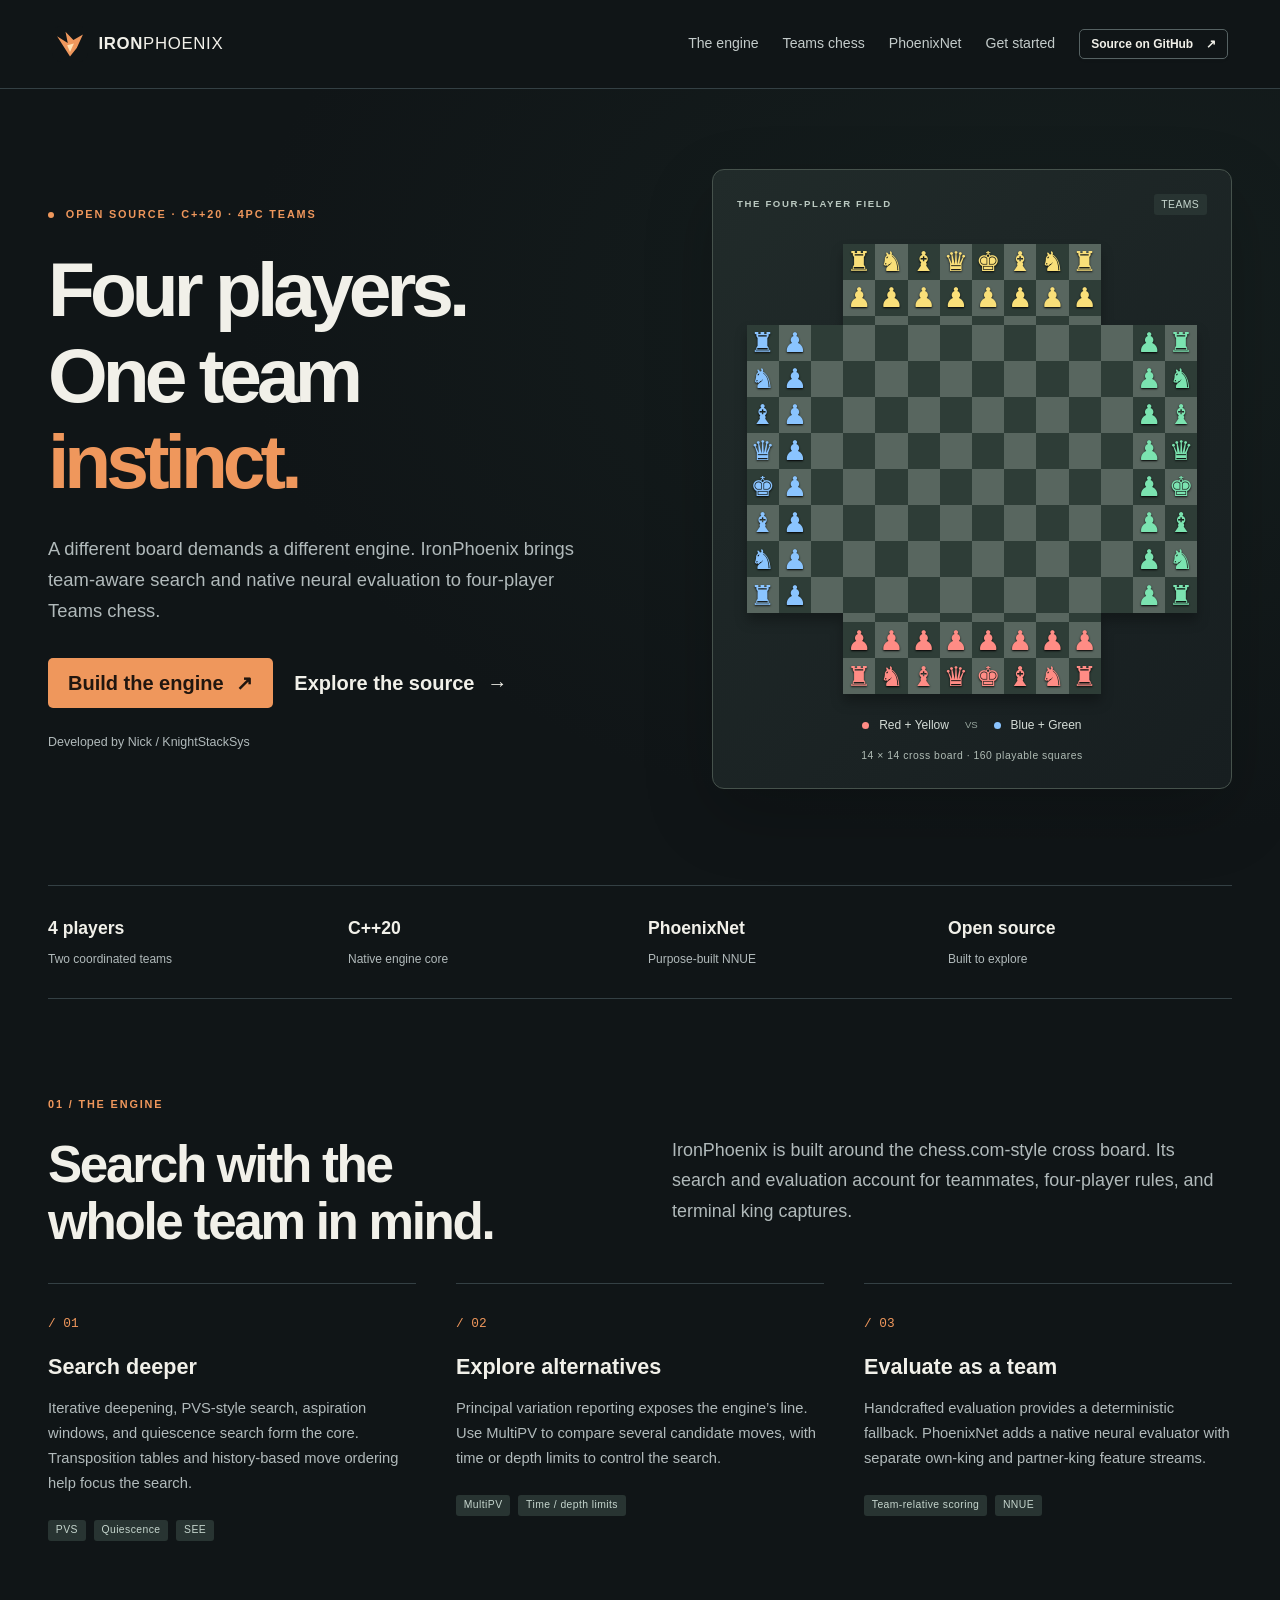
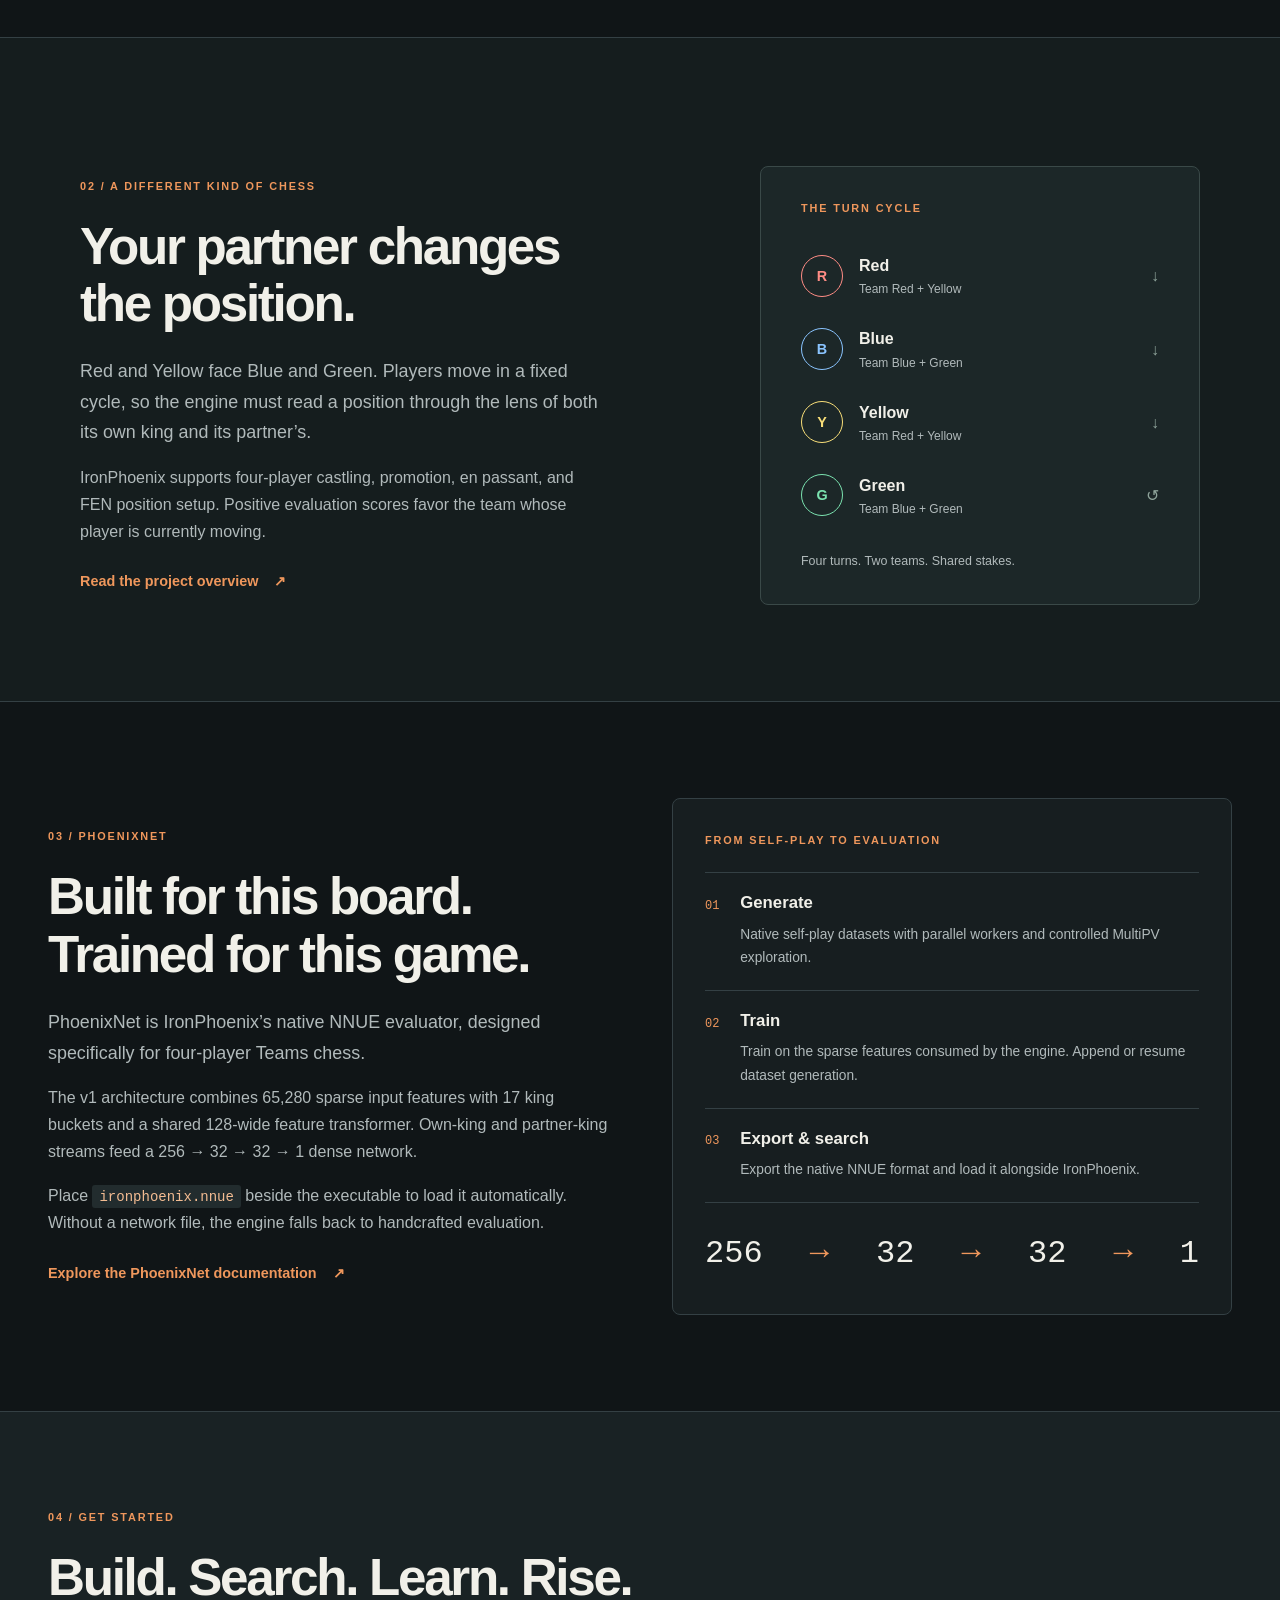
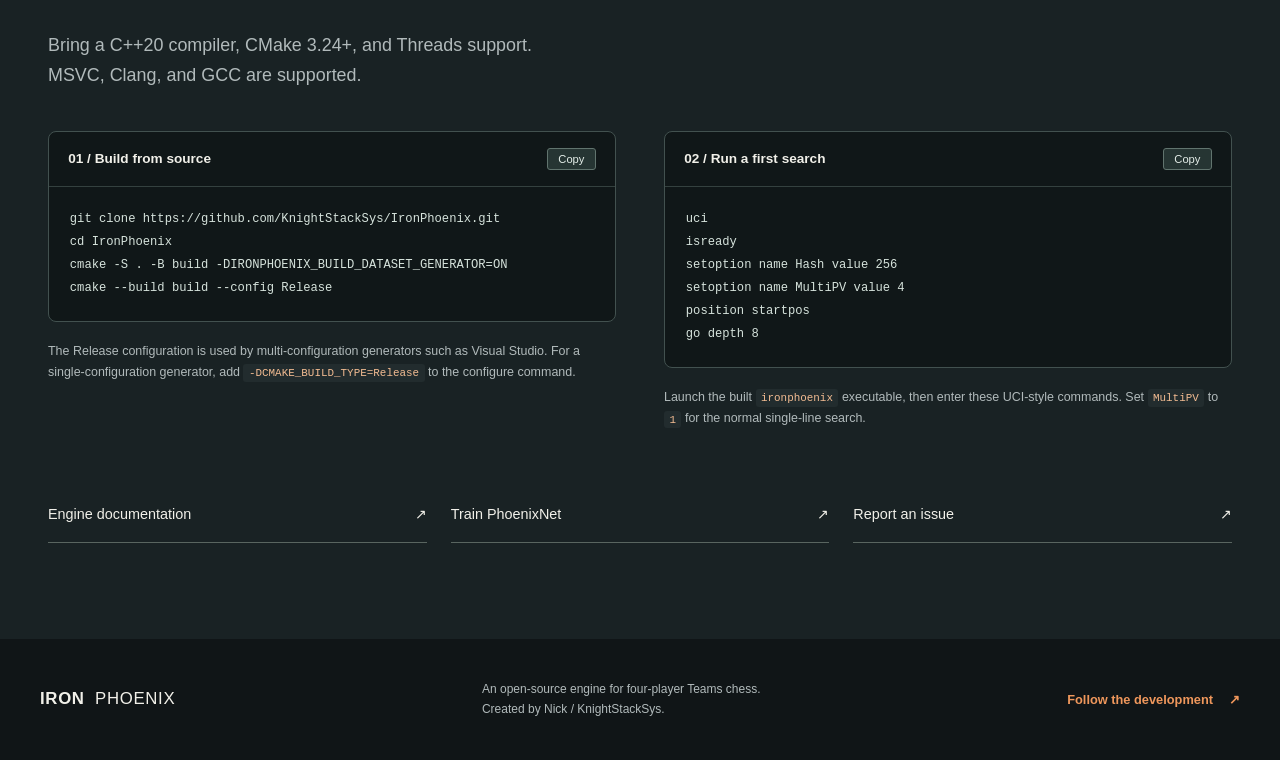
<file: docs/index.html>
<!doctype html>
<html lang="en" data-theme="dark">
<head>
  <meta charset="utf-8">
  <meta name="viewport" content="width=device-width, initial-scale=1">
  <meta name="description" content="IronPhoenix is an open-source C++20 engine for four-player Teams chess, with team-aware search and the PhoenixNet neural evaluator.">
  <meta name="theme-color" content="#101517">
  <meta property="og:title" content="IronPhoenix — Four players. One team instinct.">
  <meta property="og:description" content="Explore the four-player Teams chess engine. Build, search, and train with PhoenixNet.">
  <meta property="og:type" content="website">
  <meta property="og:url" content="https://iphoenix.art/">
  <link rel="canonical" href="https://iphoenix.art/">
  <link rel="icon" href="assets/phoenix.svg" type="image/svg+xml">
  <link rel="stylesheet" href="assets/vendor/bulma-1.0.4.min.css">
  <link rel="stylesheet" href="assets/site.css">
  <script src="assets/site.js" defer></script>
  <title>IronPhoenix — Four-player Teams chess engine</title>
</head>
<body>
  <a class="skip-link" href="#main">Skip to content</a>
  <header class="site-header">
    <nav class="navbar container" aria-label="Main navigation">
      <div class="navbar-brand">
        <a class="navbar-item brand" href="#" aria-label="IronPhoenix home"><img src="assets/phoenix.svg" width="36" height="36" alt=""><span>IRON<span class="brand-light">PHOENIX</span></span></a>
        <button class="navbar-burger" aria-label="Toggle navigation" aria-expanded="false" aria-controls="main-menu"><span></span><span></span><span></span><span></span></button>
      </div>
      <div id="main-menu" class="navbar-menu">
        <div class="navbar-end">
          <a class="navbar-item" href="#engine">The engine</a><a class="navbar-item" href="#teams">Teams chess</a><a class="navbar-item" href="#phoenixnet">PhoenixNet</a><a class="navbar-item" href="#start">Get started</a>
          <div class="navbar-item"><a class="button is-small is-outlined" href="https://github.com/KnightStackSys/IronPhoenix">Source on GitHub <span aria-hidden="true">↗</span></a></div>
        </div>
      </div>
    </nav>
  </header>
  <main id="main">
    <section class="hero-section section">
      <div class="container">
        <div class="columns is-vcentered is-variable is-8">
          <div class="column is-6 hero-copy">
            <p class="eyebrow"><span class="status-dot"></span> OPEN SOURCE · C++20 · 4PC TEAMS</p>
            <h1>Four players.<br>One team <em>instinct.</em></h1>
            <p class="hero-description">A different board demands a different engine. IronPhoenix brings team-aware search and native neural evaluation to four-player Teams chess.</p>
            <div class="buttons hero-actions"><a class="button is-primary is-medium" href="#start">Build the engine <span aria-hidden="true">↗</span></a><a class="button is-ghost is-medium" href="https://github.com/KnightStackSys/IronPhoenix">Explore the source <span aria-hidden="true">→</span></a></div>
            <p class="hero-note">Developed by Nick / KnightStackSys</p>
          </div>
          <div class="column is-6">
            <figure class="board-panel">
              <div class="panel-topline"><span class="eyebrow">THE FOUR-PLAYER FIELD</span><span class="tag">TEAMS</span></div>
              <div class="board-wrap"><div id="chessboard" class="chessboard" role="img" aria-label="Illustration of the 14 by 14 cross-shaped four-player board. Red and Yellow are teammates; Blue and Green are teammates."></div></div>
              <figcaption><span><i class="team-dot red"></i> Red + Yellow</span><span class="versus">VS</span><span><i class="team-dot blue"></i> Blue + Green</span></figcaption>
              <p class="board-caption">14 × 14 cross board · 160 playable squares</p>
            </figure>
          </div>
        </div>
        <div class="hero-facts"><div><strong>4 players</strong><span>Two coordinated teams</span></div><div><strong>C++20</strong><span>Native engine core</span></div><div><strong>PhoenixNet</strong><span>Purpose-built NNUE</span></div><div><strong>Open source</strong><span>Built to explore</span></div></div>
      </div>
    </section>
    <section id="engine" class="section section-space">
      <div class="container">
        <div class="section-heading columns is-variable is-8"><div class="column is-6"><p class="eyebrow">01 / THE ENGINE</p><h2>Search with the<br>whole team in mind.</h2></div><div class="column is-6"><p class="section-intro">IronPhoenix is built around the chess.com-style cross board. Its search and evaluation account for teammates, four-player rules, and terminal king captures.</p></div></div>
        <div class="columns is-variable is-5 feature-columns">
          <article class="column"><div class="feature"><span class="feature-number">/ 01</span><h3>Search deeper</h3><p>Iterative deepening, PVS-style search, aspiration windows, and quiescence search form the core. Transposition tables and history-based move ordering help focus the search.</p><div class="tags"><span class="tag">PVS</span><span class="tag">Quiescence</span><span class="tag">SEE</span></div></div></article>
          <article class="column"><div class="feature"><span class="feature-number">/ 02</span><h3>Explore alternatives</h3><p>Principal variation reporting exposes the engine’s line. Use MultiPV to compare several candidate moves, with time or depth limits to control the search.</p><div class="tags"><span class="tag">MultiPV</span><span class="tag">Time / depth limits</span></div></div></article>
          <article class="column"><div class="feature"><span class="feature-number">/ 03</span><h3>Evaluate as a team</h3><p>Handcrafted evaluation provides a deterministic fallback. PhoenixNet adds a native neural evaluator with separate own-king and partner-king feature streams.</p><div class="tags"><span class="tag">Team-relative scoring</span><span class="tag">NNUE</span></div></div></article>
        </div>
      </div>
    </section>
    <section id="teams" class="section section-space teams-section">
      <div class="container columns is-vcentered is-variable is-8">
        <div class="column is-6"><p class="eyebrow">02 / A DIFFERENT KIND OF CHESS</p><h2>Your partner changes<br>the position.</h2><p class="section-intro">Red and Yellow face Blue and Green. Players move in a fixed cycle, so the engine must read a position through the lens of both its own king and its partner’s.</p><p>IronPhoenix supports four-player castling, promotion, en passant, and FEN position setup. Positive evaluation scores favor the team whose player is currently moving.</p><a class="text-link" href="https://github.com/KnightStackSys/IronPhoenix#-what-ironphoenix-plays">Read the project overview <span aria-hidden="true">↗</span></a></div>
        <div class="column is-6"><div class="turn-panel"><p class="eyebrow">THE TURN CYCLE</p><ol class="turn-cycle"><li><span class="turn-token red">R</span><div><strong>Red</strong><span>Team Red + Yellow</span></div><span aria-hidden="true">↓</span></li><li><span class="turn-token blue">B</span><div><strong>Blue</strong><span>Team Blue + Green</span></div><span aria-hidden="true">↓</span></li><li><span class="turn-token yellow">Y</span><div><strong>Yellow</strong><span>Team Red + Yellow</span></div><span aria-hidden="true">↓</span></li><li><span class="turn-token green">G</span><div><strong>Green</strong><span>Team Blue + Green</span></div><span aria-hidden="true">↺</span></li></ol><p class="small-note">Four turns. Two teams. Shared stakes.</p></div></div>
      </div>
    </section>
    <section id="phoenixnet" class="section section-space">
      <div class="container">
        <div class="columns is-variable is-8 is-vcentered"><div class="column is-6"><p class="eyebrow">03 / PHOENIXNET</p><h2>Built for this board.<br>Trained for this game.</h2><p class="section-intro">PhoenixNet is IronPhoenix’s native NNUE evaluator, designed specifically for four-player Teams chess.</p><p>The v1 architecture combines 65,280 sparse input features with 17 king buckets and a shared 128-wide feature transformer. Own-king and partner-king streams feed a 256 → 32 → 32 → 1 dense network.</p><p>Place <code>ironphoenix.nnue</code> beside the executable to load it automatically. Without a network file, the engine falls back to handcrafted evaluation.</p><a class="text-link" href="https://github.com/KnightStackSys/IronPhoenix/blob/main/nnue/README.md">Explore the PhoenixNet documentation <span aria-hidden="true">↗</span></a></div>
        <div class="column is-6"><div class="network-panel"><p class="eyebrow">FROM SELF-PLAY TO EVALUATION</p><div class="pipeline-step"><span>01</span><div><h3>Generate</h3><p>Native self-play datasets with parallel workers and controlled MultiPV exploration.</p></div></div><div class="pipeline-step"><span>02</span><div><h3>Train</h3><p>Train on the sparse features consumed by the engine. Append or resume dataset generation.</p></div></div><div class="pipeline-step"><span>03</span><div><h3>Export &amp; search</h3><p>Export the native NNUE format and load it alongside IronPhoenix.</p></div></div><div class="network-shape">256 <span>→</span> 32 <span>→</span> 32 <span>→</span> 1</div></div></div></div>
      </div>
    </section>
    <section id="start" class="section section-space start-section">
      <div class="container"><div class="section-heading"><p class="eyebrow">04 / GET STARTED</p><h2>Build. Search. Learn. Rise.</h2><p class="section-intro">Bring a C++20 compiler, CMake 3.24+, and Threads support.<br>MSVC, Clang, and GCC are supported.</p></div>
        <div class="columns is-variable is-6"><div class="column is-6"><div class="code-panel"><div class="code-heading"><h3>01 / Build from source</h3><button class="copy-button" type="button" data-copy="build-code" aria-label="Copy build commands" hidden>Copy</button></div><pre><code id="build-code">git clone https://github.com/KnightStackSys/IronPhoenix.git
cd IronPhoenix
cmake -S . -B build -DIRONPHOENIX_BUILD_DATASET_GENERATOR=ON
cmake --build build --config Release</code></pre></div><p class="small-note">The Release configuration is used by multi-configuration generators such as Visual Studio. For a single-configuration generator, add <code>-DCMAKE_BUILD_TYPE=Release</code> to the configure command.</p></div>
        <div class="column is-6"><div class="code-panel"><div class="code-heading"><h3>02 / Run a first search</h3><button class="copy-button" type="button" data-copy="search-code" aria-label="Copy engine commands" hidden>Copy</button></div><pre><code id="search-code">uci
isready
setoption name Hash value 256
setoption name MultiPV value 4
position startpos
go depth 8</code></pre></div><p class="small-note">Launch the built <code>ironphoenix</code> executable, then enter these UCI-style commands. Set <code>MultiPV</code> to <code>1</code> for the normal single-line search.</p></div></div>
        <div class="resource-links"><a href="https://github.com/KnightStackSys/IronPhoenix/blob/main/README.md"><span>Engine documentation</span><span aria-hidden="true">↗</span></a><a href="https://github.com/KnightStackSys/IronPhoenix/blob/main/nnue/README.md"><span>Train PhoenixNet</span><span aria-hidden="true">↗</span></a><a href="https://github.com/KnightStackSys/IronPhoenix/issues"><span>Report an issue</span><span aria-hidden="true">↗</span></a></div>
        <p id="copy-status" class="sr-only" role="status" aria-live="polite"></p>
      </div>
    </section>
  </main>
  <footer class="footer"><div class="container footer-inner"><a class="brand" href="#">IRON<span class="brand-light">PHOENIX</span></a><p>An open-source engine for four-player Teams chess.<br>Created by Nick / KnightStackSys.</p><a class="text-link" href="https://github.com/KnightStackSys/IronPhoenix">Follow the development <span aria-hidden="true">↗</span></a></div></footer>
</body>
</html>
</file>
<file: docs/assets/site.css>
:root {
  --ink:#101517;
  --surface:#171e20;
  --line:#344044;
  --muted:#b1babb;
  --accent:#ef975c;
  --text:#f1f0e9;
  --bulma-primary-h:24deg;
  --bulma-primary-s:82%;
  --bulma-primary-l:65%;
  --bulma-body-background-color:var(--ink);
  --bulma-body-color:var(--muted);
  --bulma-text:var(--muted);
  --bulma-strong-color:var(--text);
  --bulma-link-text:var(--accent);
  --bulma-scheme-main:var(--ink);
  --bulma-family-primary:Inter,"Segoe UI",Arial,sans-serif;
}
html {
  scroll-behavior:smooth;
  scroll-padding-top:6rem;
}
body {
  background:var(--ink);
  color:var(--muted);
  font-size:1rem;
  line-height:1.7;
}
a {
  color:var(--accent);
}
button,a {
  -webkit-tap-highlight-color:transparent;
}
a:focus-visible,button:focus-visible {
  outline:3px solid var(--accent);
  outline-offset:5px;
}
h1,h2,h3 {
  color:var(--text);
  line-height:1.12;
}
h1 {
  font-size:clamp(3.1rem,6vw,5.5rem);
  font-weight:700;
  letter-spacing:-.065em;
}
h1 em {
  font-style:normal;
  color:var(--accent);
}
h2 {
  font-size:clamp(2.1rem,4vw,3.5rem);
  font-weight:600;
  letter-spacing:-.045em;
}
h3 {
  font-size:1.35rem;
  font-weight:600;
}
p+p {
  margin-top:1rem;
}
code {
  background:#222c2e;
  color:#f3bc92;
  border-radius:3px;
  overflow-wrap:anywhere;
}
pre code {
  background:none;
  color:#d6e3dc;
  overflow-wrap:normal;
}
.container {
  max-width:1200px!important;
}
.site-header {
  border-bottom:1px solid var(--line);
  background:var(--ink);
  position:relative;
  z-index:5;
}
.navbar {
  background:transparent;
  min-height:5.5rem;
}
.navbar-item {
  color:#c3cbca;
  font-size:.88rem;
}
.navbar-item:hover,.navbar-item:focus {
  background:#20292b;
  color:var(--text);
}
.brand {
  display:flex;
  align-items:center;
  gap:.65rem;
  letter-spacing:.04em;
  color:var(--text);
  font-size:1.05rem;
  font-weight:750;
}
.brand img {
  max-height:36px;
}
.brand-light {
  font-weight:350;
}
.navbar-burger {
  color:var(--text);
  align-self:center;
}
.button {
  border-radius:5px;
  gap:.8rem;
  font-weight:600;
}
.button.is-primary {
  background:var(--accent);
  color:#21160f;
  border-color:var(--accent);
}
.button.is-primary:hover {
  background:#ffc091;
}
.button.is-outlined {
  border-color:#566263;
  color:var(--text);
  background:transparent;
}
.button.is-outlined:hover {
  background:#303a3b;
}
.button.is-ghost {
  color:var(--text);
  padding-inline:.5rem;
}
.eyebrow {
  font-size:.68rem;
  letter-spacing:.17em;
  font-weight:700;
  color:var(--accent);
  margin-bottom:1.4rem;
}
.hero-section {
  padding-top:5rem;
  padding-bottom:0;
  background:radial-gradient(ellipse at 83% 24%,#253c343f,transparent 55%);
}
.hero-description {
  max-width:33rem;
  font-size:1.15rem;
  margin-top:1.8rem;
}
.hero-actions {
  margin-top:2rem;
}
.hero-note {
  font-size:.78rem;
  color:var(--muted);
  margin-top:1.4rem;
}
.status-dot {
  display:inline-block;
  width:6px;
  height:6px;
  background:var(--accent);
  border-radius:100%;
  margin-right:7px;
  vertical-align:middle;
}
.board-panel {
  max-width:520px;
  margin-left:auto;
  padding:1.5rem;
  background:linear-gradient(135deg,#212b2a,#171e20);
  border:1px solid #46524c;
  border-radius:12px;
  box-shadow:0 25px 70px #0003;
}
.panel-topline {
  display:flex;
  justify-content:space-between;
  align-items:center;
}
.panel-topline .eyebrow {
  margin:0;
  color:#bac9c1;
  font-size:.6rem;
}
.tag {
  background:#283432;
  color:#c5d5cd;
  font-size:.65rem;
  letter-spacing:.04em;
  border-radius:3px;
}
.board-wrap {
  padding:1.8rem .6rem 1.3rem;
}
.chessboard {
  display:grid;
  grid-template-columns:repeat(14,1fr);
  aspect-ratio:1;
  filter:drop-shadow(0 8px 6px #0004);
}
.square {
  display:flex;
  align-items:center;
  justify-content:center;
  line-height:1;
  font-size:clamp(.7rem,2.3vw,1.7rem);
  font-family:"Segoe UI Symbol","DejaVu Sans",sans-serif;
  text-shadow:0 1px 2px #000;
}
.square.light {
  background:#58665f;
}
.square.dark {
  background:#2e3d37;
}
.square.void {
  visibility:hidden;
}
.red {
  color:#ff8c85;
}
.blue {
  color:#8ac4ff;
}
.yellow {
  color:#f9df79;
}
.green {
  color:#7be3b0;
}
.board-panel figcaption {
  display:flex;
  justify-content:center;
  align-items:center;
  gap:1rem;
  font-size:.75rem;
  color:#d4dcd6;
}
.team-dot {
  display:inline-block;
  width:7px;
  height:7px;
  border-radius:100%;
  margin-right:.4rem;
  background:currentColor;
}
.versus {
  color:#98a79f;
  font-size:.6rem;
}
.board-caption {
  text-align:center;
  font-size:.65rem;
  color:#b0bcb5;
  letter-spacing:.05em;
  margin-top:.7rem;
}
.hero-facts {
  display:grid;
  grid-template-columns:repeat(4,1fr);
  margin-top:4.5rem;
  border-top:1px solid var(--line);
  border-bottom:1px solid var(--line);
  padding:1.7rem 0;
  gap:1rem;
}
.hero-facts strong {
  display:block;
  color:var(--text);
  font-size:1.1rem;
  font-weight:600;
}
.hero-facts span {
  font-size:.75rem;
}
.section-space {
  padding-block:6rem;
}
.section-heading {
  margin-bottom:2.5rem;
}
.section-intro {
  font-size:1.12rem;
  max-width:40rem;
  margin-top:1.5rem;
}
.section-heading .column>.section-intro {
  margin-top:2.5rem;
}
.feature {
  height:100%;
  border-top:1px solid var(--line);
  padding-top:1.5rem;
}
.feature-number {
  color:var(--accent);
  font-family:monospace;
  font-size:.8rem;
}
.feature h3 {
  margin-top:1.3rem;
  margin-bottom:1rem;
}
.feature p {
  font-size:.92rem;
}
.feature .tags {
  margin-top:1.5rem;
}
.teams-section {
  background:#151d1e;
  border-block:1px solid var(--line);
}
.teams-section .container {
  margin-inline:auto;
}
.teams-section p:not(.eyebrow) {
  max-width:35rem;
}
.text-link {
  display:inline-flex;
  align-items:center;
  gap:1rem;
  font-size:.9rem;
  font-weight:600;
  margin-top:1.5rem;
}
.text-link:hover {
  color:#ffd1b1;
}
.turn-panel {
  max-width:440px;
  margin-left:auto;
  background:#1c2728;
  border:1px solid #3a4948;
  border-radius:8px;
  padding:2rem 2.5rem;
}
.turn-cycle {
  list-style:none;
  margin:0;
}
.turn-cycle li {
  display:flex;
  align-items:center;
  gap:1rem;
  padding:.8rem 0;
}
.turn-cycle li>div {
  flex:1;
}
.turn-cycle strong {
  display:block;
  font-size:1rem;
  color:var(--text);
  font-weight:600;
}
.turn-cycle div span {
  display:block;
  font-size:.75rem;
}
.turn-cycle li>span:last-child {
  color:#8fa49b;
}
.turn-token {
  display:flex;
  align-items:center;
  justify-content:center;
  width:42px;
  height:42px;
  border:1px solid currentColor;
  border-radius:100%;
  font-size:.9rem;
  font-weight:600;
}
.small-note {
  font-size:.78rem;
  color:var(--muted);
  margin-top:1.2rem;
}
.network-panel {
  padding:2rem;
  background:var(--surface);
  border:1px solid var(--line);
  border-radius:8px;
}
.pipeline-step {
  display:flex;
  gap:1.3rem;
  padding:1.3rem 0;
  border-top:1px solid var(--line);
}
.pipeline-step>span {
  font-family:monospace;
  color:var(--accent);
  font-size:.75rem;
  padding-top:.1rem;
}
.pipeline-step h3 {
  font-size:1.05rem;
  margin-bottom:.6rem;
}
.pipeline-step p {
  font-size:.86rem;
}
.network-shape {
  font-family:monospace;
  font-size:clamp(1.25rem,3vw,2rem);
  color:var(--text);
  border-top:1px solid var(--line);
  padding-top:1.5rem;
  display:flex;
  justify-content:space-between;
  gap:.3rem;
}
.network-shape span {
  color:var(--accent);
}
.start-section {
  background:#192224;
  border-top:1px solid var(--line);
}
.code-panel {
  background:#101718;
  border:1px solid #42514f;
  border-radius:8px;
  overflow:hidden;
}
.code-heading {
  display:flex;
  align-items:center;
  justify-content:space-between;
  gap:1rem;
  padding:1rem 1.2rem;
  border-bottom:1px solid #34413f;
}
.code-heading h3 {
  font-size:.85rem;
  line-height:1.5;
}
.copy-button {
  background:#263533;
  border:1px solid #61746e;
  border-radius:3px;
  color:#e4ede8;
  cursor:pointer;
  font-size:.7rem;
  padding:.25rem .65rem;
}
.copy-button[hidden] {
  display:none;
}
.copy-button:hover {
  background:#3b514a;
}
.code-panel pre {
  background:transparent;
  padding:1.3rem;
  font-size:.76rem;
  line-height:1.9;
  white-space:pre;
  overflow-x:auto;
}
.resource-links {
  display:grid;
  grid-template-columns:repeat(3,1fr);
  gap:1.5rem;
  margin-top:2rem;
}
.resource-links a {
  display:flex;
  justify-content:space-between;
  gap:1rem;
  padding-block:1rem;
  border-bottom:1px solid #596560;
  color:var(--text);
  font-size:.9rem;
}
.resource-links a:hover {
  color:var(--accent);
}
.footer {
  background:var(--ink);
  padding:2.5rem 1.5rem;
}
.footer-inner {
  display:flex;
  align-items:center;
  justify-content:space-between;
  gap:2rem;
}
.footer p {
  font-size:.75rem;
}
.footer .text-link {
  margin:0;
  font-size:.8rem;
}
.sr-only,.skip-link:not(:focus) {
  position:absolute;
  width:1px;
  height:1px;
  padding:0;
  overflow:hidden;
  clip-path:inset(50%);
  white-space:nowrap;
}
.skip-link:focus {
  position:fixed;
  top:1rem;
  left:1rem;
  padding:1rem;
  background:var(--ink);
  z-index:100;
  color:var(--accent);
}
@media(min-width:1024px) {
  .navbar-menu {
    display:flex!important;
  }
}
@media(max-width:1023px) {
  .navbar-menu {
    background:var(--surface);
  }
  .navbar-menu:not(.is-active) {
    display:block;
  }
  .navbar-burger {
    display:none;
  }
  .navbar-end {
    display:flex;
    flex-wrap:wrap;
    justify-content:center;
  }
  .hero-section {
    padding-top:3rem;
  }
  .section-space {
    padding-block:4rem;
  }
  .hero-copy {
    padding-bottom:2rem;
  }
  .board-panel {
    margin-inline:auto;
  }
  .square {
    font-size:clamp(.9rem,3.6vw,1.7rem);
  }
  .turn-panel {
    padding:1.5rem;
  }
  .footer-inner {
    flex-wrap:wrap;
  }
}
/* Navigation remains available without JavaScript. */
@media(max-width:1023px) {
  .js .navbar-burger {
    display:block;
  }
  .js .navbar-menu:not(.is-active) {
    display:none;
  }
  .js .navbar-end {
    display:block;
  }
}
@media(max-width:768px) {
  .hero-facts {
    grid-template-columns:repeat(2,1fr);
    row-gap:1.5rem;
    margin-top:2.5rem;
  }
  .section-heading .column>.section-intro {
    margin-top:0;
  }
  .feature-columns article+article {
    margin-top:.8rem;
  }
  .turn-panel {
    max-width:none;
    margin-top:1.5rem;
  }
  .resource-links {
    grid-template-columns:1fr;
    gap:.25rem;
  }
  .footer-inner {
    align-items:flex-start;
    flex-direction:column;
    gap:1.2rem;
  }
  .hero-actions .button {
    font-size:.95rem;
  }
  .board-panel {
    padding:1.2rem;
  }
  .section-space {
    padding-block:3.5rem;
  }
  .hero-section {
    padding-inline:1.25rem;
  }
  .brand {
    font-size:.95rem;
  }
  .code-heading {
    padding-inline:.9rem;
  }
  .code-panel pre {
    padding:1rem;
  }
}
@media(prefers-reduced-motion:reduce) {
  html {
    scroll-behavior:auto;
  }
  *,*::before,*::after {
    transition:none!important;
    animation:none!important;
  }
}
</file>
